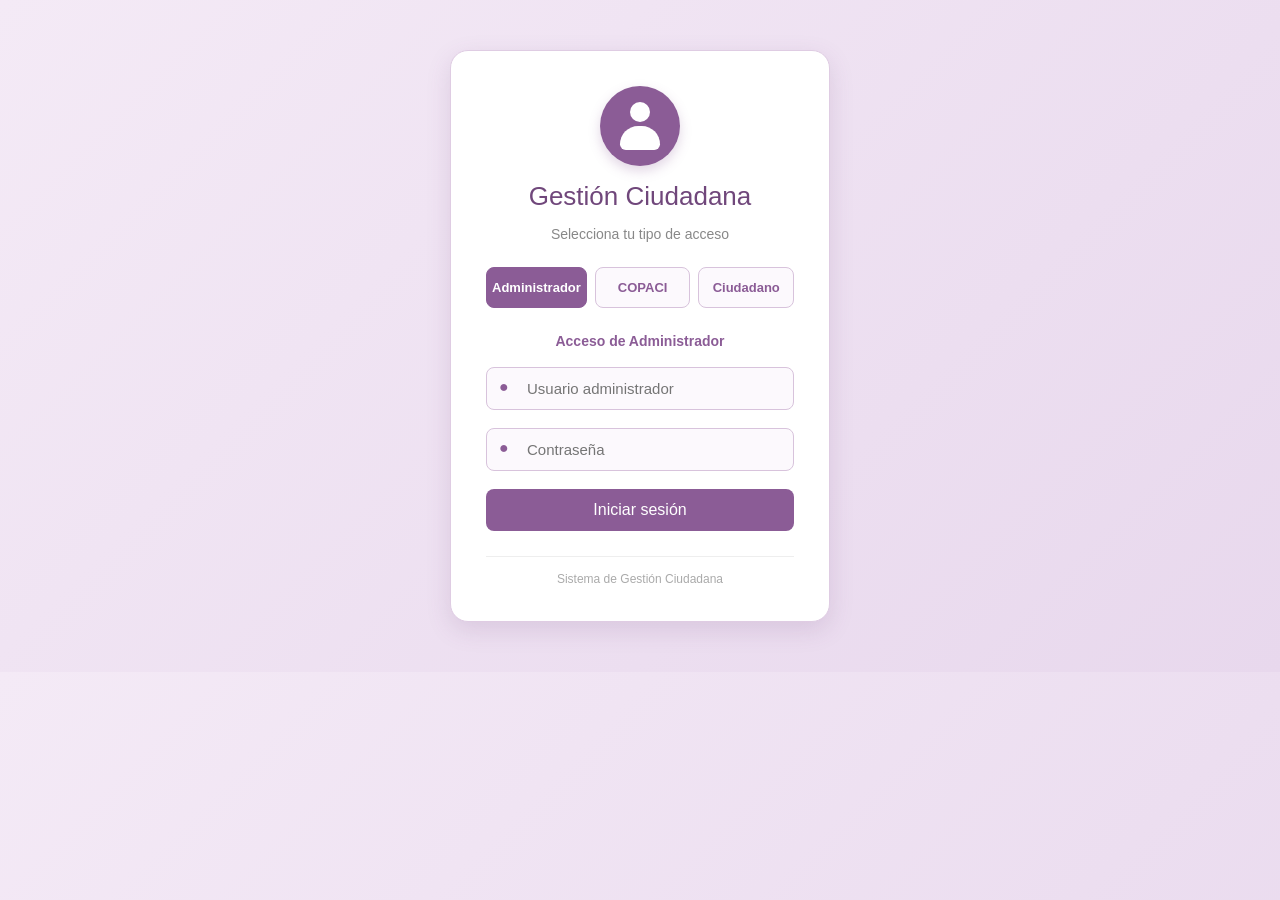
<file: index.html>
<!DOCTYPE html>
<html lang="es">

<head>

    <meta charset="UTF-8">

    <meta name="viewport"
          content="width=device-width, initial-scale=1.0">

    <title>Gestión Ciudadana</title>


    <style>

        * {
            box-sizing: border-box;
        }


        body {

            margin: 0;

            font-family: Arial, sans-serif;

            background: linear-gradient(
                135deg,
                #f4eaf6,
                #e8d8ed
            );

            color: #555;
        }


        /* ========================= */
        /* CONTENEDOR */
        /* ========================= */

        .contenedor {

            width: 380px;

            margin: 50px auto;

            padding: 35px;

            background-color: white;

            border: 1px solid #dfcce3;

            border-radius: 18px;

            text-align: center;

            box-shadow:
                0 8px 25px
                rgba(107, 68, 120, 0.15);
        }


        /* ========================= */
        /* LOGO */
        /* ========================= */

        .logo {

            width: 80px;

            height: 80px;

            margin: 0 auto 15px;

            background-color: #8b5c96;

            border-radius: 50%;

            display: flex;

            align-items: center;

            justify-content: center;

            box-shadow:
                0 5px 12px
                rgba(139, 92, 150, 0.25);
        }


        /* ========================= */
        /* MUÑEQUITO */
        /* ========================= */

        .icono-usuario {

            position: relative;

            width: 48px;

            height: 52px;
        }


        .cabeza {

            position: absolute;

            width: 20px;

            height: 20px;

            background-color: white;

            border-radius: 50%;

            top: 2px;

            left: 14px;
        }


        .cuerpo {

            position: absolute;

            width: 40px;

            height: 24px;

            background-color: white;

            border-radius:
                25px 25px 8px 8px;

            bottom: 2px;

            left: 4px;
        }


        /* ========================= */
        /* TÍTULO */
        /* ========================= */

        h1 {

            color: #70477b;

            font-size: 26px;

            margin: 8px 0;

            font-weight: normal;
        }


        .subtitulo {

            color: #888;

            font-size: 14px;

            margin-bottom: 25px;
        }


        /* ========================= */
        /* TIPOS DE USUARIO */
        /* ========================= */

        .tipos {

            display: flex;

            gap: 8px;

            margin-bottom: 25px;
        }


        .tipo {

            flex: 1;

            padding: 12px 5px;

            border: 1px solid #d8c3dc;

            border-radius: 8px;

            background-color: #fcf9fd;

            color: #8b5c96;

            font-size: 13px;

            font-weight: bold;

            cursor: pointer;

            transition: 0.2s;
        }


        .tipo:hover {

            background-color: #f1e5f4;
        }


        .tipo.activo {

            background-color: #8b5c96;

            color: white;

            border-color: #8b5c96;
        }


        /* ========================= */
        /* TIPO SELECCIONADO */
        /* ========================= */

        #tipoSeleccionado {

            color: #8b5c96;

            font-size: 14px;

            font-weight: bold;

            margin-bottom: 18px;
        }


        /* ========================= */
        /* CAMPOS */
        /* ========================= */

        .campo {

            position: relative;

            margin-bottom: 18px;
        }


        .campo span {

            position: absolute;

            left: 13px;

            top: 11px;

            color: #8b5c96;

            font-size: 16px;

            font-weight: bold;
        }


        input {

            width: 100%;

            padding:
                12px
                12px
                12px
                40px;

            border: 1px solid #d8c3dc;

            border-radius: 8px;

            font-size: 15px;

            background-color: #fcf9fd;
        }


        input:focus {

            outline: none;

            border-color: #a878b2;

            box-shadow:
                0 0 0 2px
                rgba(168, 120, 178, 0.12);
        }


        /* ========================= */
        /* BOTÓN */
        /* ========================= */

        button {

            width: 100%;

            padding: 12px;

            border: none;

            border-radius: 8px;

            background-color: #8b5c96;

            color: white;

            font-size: 16px;

            cursor: pointer;

            transition: 0.2s;
        }


        button:hover {

            background-color: #70477b;
        }


        /* ========================= */
        /* MENSAJE */
        /* ========================= */

        #mensaje {

            margin-top: 15px;

            font-size: 14px;

            font-weight: bold;
        }


        .exito {

            color: #4d8a5a;
        }


        .error {

            color: #b34b4b;
        }


        /* ========================= */
        /* REGISTRO */
        /* ========================= */

        .registro {

            margin-top: 20px;

            color: #888;

            font-size: 13px;
        }


        .registro a {

            color: #8b5c96;

            text-decoration: none;

            font-weight: bold;
        }


        .registro a:hover {

            text-decoration: underline;
        }


        /* ========================= */
        /* PIE */
        /* ========================= */

        .pie {

            margin-top: 25px;

            padding-top: 15px;

            border-top: 1px solid #eee;

            color: #aaa;

            font-size: 12px;
        }


        /* ========================= */
        /* CELULARES */
        /* ========================= */

        @media (max-width: 600px) {

            .contenedor {

                width: 88%;

                margin: 35px auto;

                padding: 28px;
            }


            .tipos {

                flex-direction: column;
            }


            h1 {

                font-size: 23px;
            }

        }

    </style>

</head>


<body>


    <div class="contenedor">


        <!-- ========================= -->
        <!-- LOGO -->
        <!-- ========================= -->

        <div class="logo">

            <div class="icono-usuario">

                <div class="cabeza"></div>

                <div class="cuerpo"></div>

            </div>

        </div>


        <!-- ========================= -->
        <!-- TÍTULO -->
        <!-- ========================= -->

        <h1>

            Gestión Ciudadana

        </h1>


        <p class="subtitulo">

            Selecciona tu tipo de acceso

        </p>


        <!-- ========================= -->
        <!-- TIPOS DE USUARIO -->
        <!-- ========================= -->

        <div class="tipos">


            <div
                class="tipo activo"
                onclick="seleccionarTipo(
                    'Administrador',
                    this
                )">

                Administrador

            </div>


            <div
                class="tipo"
                onclick="seleccionarTipo(
                    'COPACI',
                    this
                )">

                COPACI

            </div>


            <div
                class="tipo"
                onclick="seleccionarTipo(
                    'Ciudadano',
                    this
                )">

                Ciudadano

            </div>


        </div>


        <!-- ========================= -->
        <!-- TIPO SELECCIONADO -->
        <!-- ========================= -->

        <div id="tipoSeleccionado">

            Acceso de Administrador

        </div>


        <!-- ========================= -->
        <!-- FORMULARIO -->
        <!-- ========================= -->

        <form onsubmit="iniciarSesion(event)">


            <!-- USUARIO -->

            <div class="campo">

                <span>●</span>

                <input
                    type="text"
                    id="usuario"
                    placeholder="Usuario administrador"
                    required>

            </div>


            <!-- CONTRASEÑA -->

            <div class="campo">

                <span>●</span>

                <input
                    type="password"
                    id="contrasena"
                    placeholder="Contraseña"
                    required>

            </div>


            <!-- BOTÓN -->

            <button type="submit">

                Iniciar sesión

            </button>


        </form>


        <!-- ========================= -->
        <!-- MENSAJE -->
        <!-- ========================= -->

        <div id="mensaje"></div>


        <!-- ========================= -->
        <!-- REGISTRO -->
        <!-- ========================= -->

        <div
            class="registro"
            id="registro"
            style="display: none;">

            ¿No tienes una cuenta?

            <a href="#">

                Registrarse

            </a>

        </div>


        <!-- ========================= -->
        <!-- PIE -->
        <!-- ========================= -->

        <div class="pie">

            Sistema de Gestión Ciudadana

        </div>


    </div>


    <script>


        /* ============================= */
        /* TIPO ACTUAL */
        /* ============================= */

        let tipoUsuario =
            "Administrador";


        /* ============================= */
        /* CAMBIAR TIPO */
        /* ============================= */

        function seleccionarTipo(
            tipo,
            elemento
        ) {


            tipoUsuario = tipo;


            /* Quitar selección */

            const botones =
                document.querySelectorAll(
                    ".tipo"
                );


            botones.forEach(
                function(boton) {

                    boton.classList.remove(
                        "activo"
                    );

                }
            );


            /* Activar botón */

            elemento.classList.add(
                "activo"
            );


            /* Cambiar texto */

            document.getElementById(
                "tipoSeleccionado"
            ).textContent =
                "Acceso de " + tipo;


            /* Obtener elementos */

            const usuario =
                document.getElementById(
                    "usuario"
                );


            const registro =
                document.getElementById(
                    "registro"
                );


            /* ========================= */
            /* ADMINISTRADOR */
            /* ========================= */

            if (
                tipo === "Administrador"
            ) {

                usuario.placeholder =
                    "Usuario administrador";

                registro.style.display =
                    "none";

            }


            /* ========================= */
            /* COPACI */
            /* ========================= */

            else if (
                tipo === "COPACI"
            ) {

                usuario.placeholder =
                    "Usuario COPACI";

                registro.style.display =
                    "none";

            }


            /* ========================= */
            /* CIUDADANO */
            /* ========================= */

            else if (
                tipo === "Ciudadano"
            ) {

                usuario.placeholder =
                    "Usuario o correo";

                registro.style.display =
                    "block";

            }


            /* Limpiar campos */

            document.getElementById(
                "usuario"
            ).value = "";


            document.getElementById(
                "contrasena"
            ).value = "";


            /* Limpiar mensaje */

            document.getElementById(
                "mensaje"
            ).textContent = "";

        }


        /* ============================= */
        /* INICIAR SESIÓN */
        /* ============================= */

        function iniciarSesion(event) {


            event.preventDefault();


            /* Obtener datos */

            const usuario =
                document.getElementById(
                    "usuario"
                ).value.trim();


            const contrasena =
                document.getElementById(
                    "contrasena"
                ).value.trim();


            /* Variables */

            let usuarioCorrecto = "";

            let contrasenaCorrecta = "";

            let pagina = "";


            /* ========================= */
            /* ADMINISTRADOR */
            /* ========================= */

            if (
                tipoUsuario ===
                "Administrador"
            ) {

                usuarioCorrecto =
                    "admin";

                contrasenaCorrecta =
                    "123";

                pagina =
                    "admin.html";

            }


            /* ========================= */
            /* COPACI */
            /* ========================= */

            else if (
                tipoUsuario ===
                "COPACI"
            ) {

                usuarioCorrecto =
                    "copaci";

                contrasenaCorrecta =
                    "456";

                pagina =
                    "copaci.html";

            }


            /* ========================= */
            /* CIUDADANO */
            /* ========================= */

            else if (
                tipoUsuario ===
                "Ciudadano"
            ) {

                usuarioCorrecto =
                    "ciudadano";

                contrasenaCorrecta =
                    "789";

                pagina =
                    "ciudadano.html";

            }


            /* Obtener mensaje */

            const mensaje =
                document.getElementById(
                    "mensaje"
                );


            /* ========================= */
            /* COMPROBAR */
            /* ========================= */

            if (

                usuario === usuarioCorrecto &&

                contrasena === contrasenaCorrecta

            ) {


                mensaje.textContent =
                    "✓ Inicio de sesión correcto";


                mensaje.className =
                    "exito";


                /* ===================== */
                /* REDIRECCIÓN */
                /* ===================== */

                setTimeout(
                    function() {

                        window.location.href =
                            pagina;

                    },
                    300
                );


            }


            else {


                mensaje.textContent =
                    "✕ Usuario o contraseña incorrectos.";


                mensaje.className =
                    "error";

            }

        }

    </script>


</body>

</html>
</file>
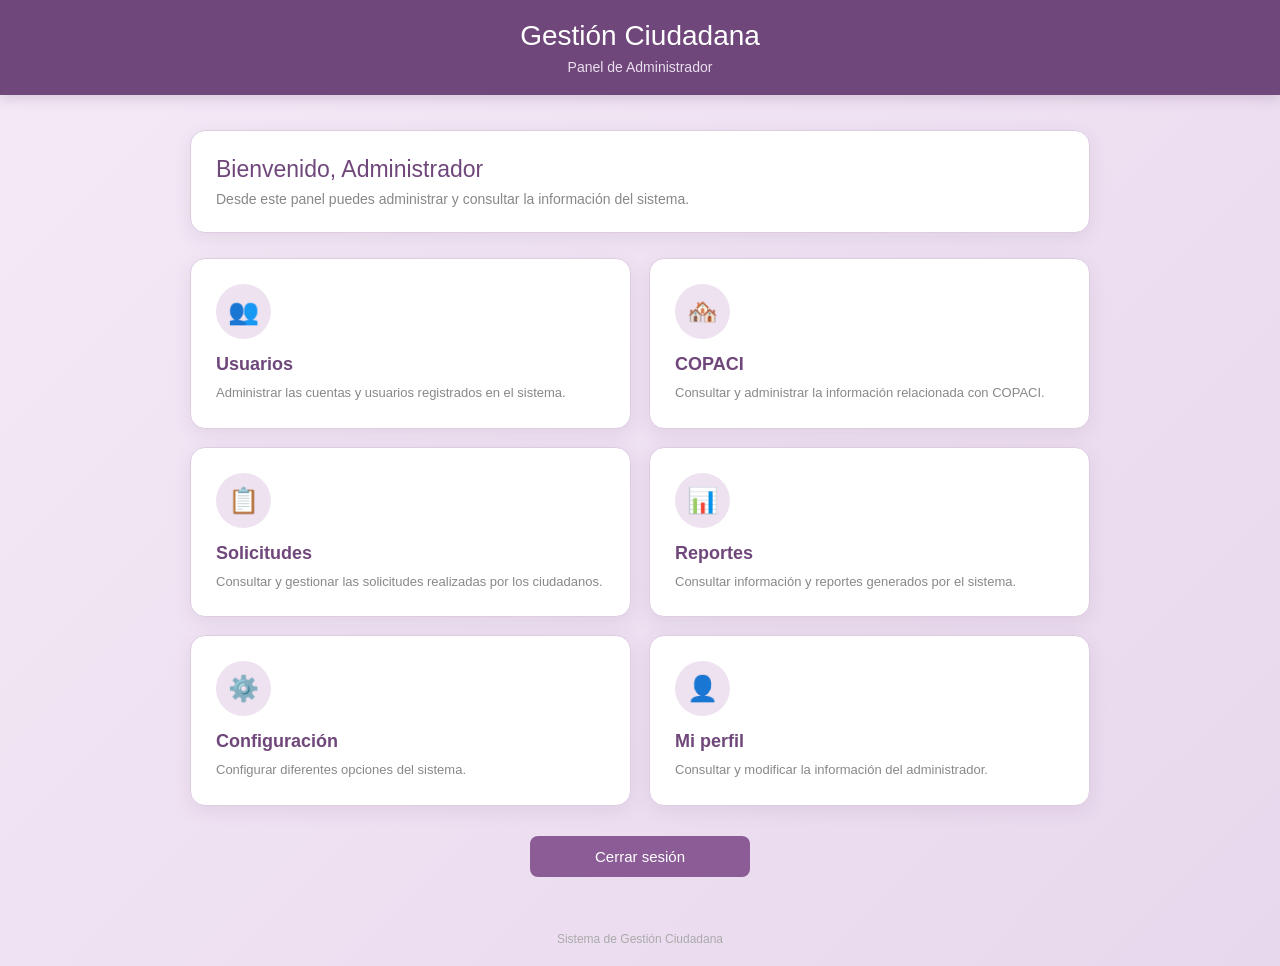
<file: admin.html>
<!DOCTYPE html>
<html lang="es">

<head>

    <meta charset="UTF-8">

    <meta name="viewport"
          content="width=device-width, initial-scale=1.0">

    <title>Panel de Administrador</title>

    <style>

        * {
            box-sizing: border-box;
        }


        body {

            margin: 0;

            font-family: Arial, sans-serif;

            background: linear-gradient(
                135deg,
                #f4eaf6,
                #e8d8ed
            );

            color: #555;

        }


        /* ========================= */
        /* ENCABEZADO */
        /* ========================= */

        header {

            background-color: #70477b;

            color: white;

            padding: 20px;

            text-align: center;

            box-shadow:
                0 4px 12px
                rgba(107, 68, 120, 0.20);

        }


        header h1 {

            margin: 0;

            font-size: 28px;

            font-weight: normal;

        }


        header p {

            margin: 7px 0 0;

            font-size: 14px;

            color: #eadfee;

        }


        /* ========================= */
        /* CONTENEDOR */
        /* ========================= */

        .contenedor {

            width: 90%;

            max-width: 900px;

            margin: 35px auto;

        }


        /* ========================= */
        /* BIENVENIDA */
        /* ========================= */

        .bienvenida {

            background-color: white;

            border: 1px solid #dfcce3;

            border-radius: 15px;

            padding: 25px;

            margin-bottom: 25px;

            box-shadow:
                0 5px 18px
                rgba(107, 68, 120, 0.10);

        }


        .bienvenida h2 {

            margin: 0 0 8px;

            color: #70477b;

            font-size: 23px;

            font-weight: normal;

        }


        .bienvenida p {

            margin: 0;

            color: #888;

            font-size: 14px;

        }


        /* ========================= */
        /* OPCIONES */
        /* ========================= */

        .opciones {

            display: grid;

            grid-template-columns:
                repeat(2, 1fr);

            gap: 18px;

        }


        .tarjeta {

            background-color: white;

            border: 1px solid #dfcce3;

            border-radius: 15px;

            padding: 25px;

            text-decoration: none;

            color: #555;

            box-shadow:
                0 5px 18px
                rgba(107, 68, 120, 0.10);

            transition: 0.2s;

        }


        .tarjeta:hover {

            transform: translateY(-3px);

            border-color: #b486bd;

            box-shadow:
                0 8px 22px
                rgba(107, 68, 120, 0.18);

        }


        .icono {

            width: 55px;

            height: 55px;

            background-color: #eee2f0;

            border-radius: 50%;

            display: flex;

            align-items: center;

            justify-content: center;

            font-size: 25px;

            margin-bottom: 15px;

        }


        .tarjeta h3 {

            margin: 0 0 8px;

            color: #70477b;

            font-size: 18px;

        }


        .tarjeta p {

            margin: 0;

            color: #888;

            font-size: 13px;

            line-height: 1.5;

        }


        /* ========================= */
        /* CERRAR SESIÓN */
        /* ========================= */

        .cerrar {

            display: block;

            width: 220px;

            margin: 30px auto;

            padding: 12px;

            background-color: #8b5c96;

            color: white;

            text-align: center;

            text-decoration: none;

            border-radius: 8px;

            font-size: 15px;

            transition: 0.2s;

        }


        .cerrar:hover {

            background-color: #70477b;

        }


        /* ========================= */
        /* PIE */
        /* ========================= */

        footer {

            text-align: center;

            padding: 20px;

            color: #aaa;

            font-size: 12px;

        }


        /* ========================= */
        /* CELULARES */
        /* ========================= */

        @media (max-width: 600px) {

            .contenedor {

                width: 88%;

                margin: 25px auto;

            }


            .opciones {

                grid-template-columns: 1fr;

            }


            header h1 {

                font-size: 24px;

            }

        }

    </style>

</head>


<body>


    <!-- ========================= -->
    <!-- ENCABEZADO -->
    <!-- ========================= -->

    <header>

        <h1>
            Gestión Ciudadana
        </h1>

        <p>
            Panel de Administrador
        </p>

    </header>


    <!-- ========================= -->
    <!-- CONTENIDO -->
    <!-- ========================= -->

    <main class="contenedor">


        <!-- BIENVENIDA -->

        <section class="bienvenida">

            <h2>
                Bienvenido, Administrador
            </h2>

            <p>
                Desde este panel puedes administrar
                y consultar la información del sistema.
            </p>

        </section>


        <!-- OPCIONES -->

        <section class="opciones">


            <!-- USUARIOS -->

            <a href="#" class="tarjeta">

                <div class="icono">
                    👥
                </div>

                <h3>
                    Usuarios
                </h3>

                <p>
                    Administrar las cuentas y usuarios
                    registrados en el sistema.
                </p>

            </a>


            <!-- COPACI -->

            <a href="#" class="tarjeta">

                <div class="icono">
                    🏘️
                </div>

                <h3>
                    COPACI
                </h3>

                <p>
                    Consultar y administrar la información
                    relacionada con COPACI.
                </p>

            </a>


            <!-- SOLICITUDES -->

            <a href="#" class="tarjeta">

                <div class="icono">
                    📋
                </div>

                <h3>
                    Solicitudes
                </h3>

                <p>
                    Consultar y gestionar las solicitudes
                    realizadas por los ciudadanos.
                </p>

            </a>


            <!-- REPORTES -->

            <a href="#" class="tarjeta">

                <div class="icono">
                    📊
                </div>

                <h3>
                    Reportes
                </h3>

                <p>
                    Consultar información y reportes
                    generados por el sistema.
                </p>

            </a>


            <!-- CONFIGURACIÓN -->

            <a href="#" class="tarjeta">

                <div class="icono">
                    ⚙️
                </div>

                <h3>
                    Configuración
                </h3>

                <p>
                    Configurar diferentes opciones
                    del sistema.
                </p>

            </a>


            <!-- PERFIL -->

            <a href="#" class="tarjeta">

                <div class="icono">
                    👤
                </div>

                <h3>
                    Mi perfil
                </h3>

                <p>
                    Consultar y modificar la información
                    del administrador.
                </p>

            </a>


        </section>


        <!-- CERRAR SESIÓN -->

        <a
            href="index.html"
            class="cerrar">

            Cerrar sesión

        </a>


    </main>


    <!-- PIE -->

    <footer>

        Sistema de Gestión Ciudadana

    </footer>


</body>

</html>
</file>
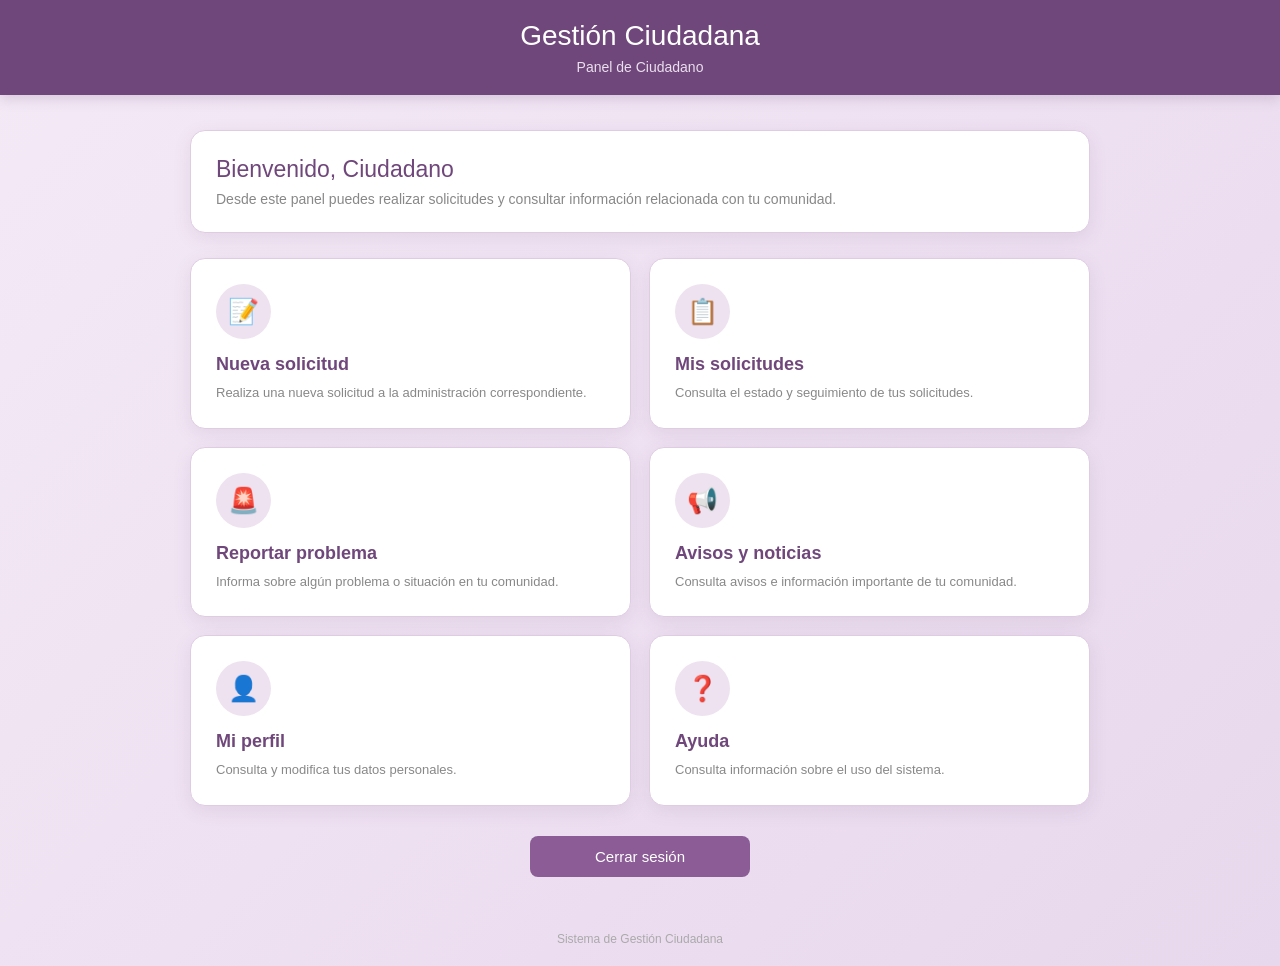
<file: ciudadano.html>
<!DOCTYPE html>
<html lang="es">

<head>

    <meta charset="UTF-8">

    <meta name="viewport"
          content="width=device-width, initial-scale=1.0">

    <title>Panel de Ciudadano</title>

    <style>

        * {
            box-sizing: border-box;
        }


        body {

            margin: 0;

            font-family: Arial, sans-serif;

            background: linear-gradient(
                135deg,
                #f4eaf6,
                #e8d8ed
            );

            color: #555;

        }


        /* ========================= */
        /* ENCABEZADO */
        /* ========================= */

        header {

            background-color: #70477b;

            color: white;

            padding: 20px;

            text-align: center;

            box-shadow:
                0 4px 12px
                rgba(107, 68, 120, 0.20);

        }


        header h1 {

            margin: 0;

            font-size: 28px;

            font-weight: normal;

        }


        header p {

            margin: 7px 0 0;

            font-size: 14px;

            color: #eadfee;

        }


        /* ========================= */
        /* CONTENEDOR */
        /* ========================= */

        .contenedor {

            width: 90%;

            max-width: 900px;

            margin: 35px auto;

        }


        /* ========================= */
        /* BIENVENIDA */
        /* ========================= */

        .bienvenida {

            background-color: white;

            border: 1px solid #dfcce3;

            border-radius: 15px;

            padding: 25px;

            margin-bottom: 25px;

            box-shadow:
                0 5px 18px
                rgba(107, 68, 120, 0.10);

        }


        .bienvenida h2 {

            margin: 0 0 8px;

            color: #70477b;

            font-size: 23px;

            font-weight: normal;

        }


        .bienvenida p {

            margin: 0;

            color: #888;

            font-size: 14px;

        }


        /* ========================= */
        /* OPCIONES */
        /* ========================= */

        .opciones {

            display: grid;

            grid-template-columns:
                repeat(2, 1fr);

            gap: 18px;

        }


        .tarjeta {

            background-color: white;

            border: 1px solid #dfcce3;

            border-radius: 15px;

            padding: 25px;

            text-decoration: none;

            color: #555;

            box-shadow:
                0 5px 18px
                rgba(107, 68, 120, 0.10);

            transition: 0.2s;

        }


        .tarjeta:hover {

            transform: translateY(-3px);

            border-color: #b486bd;

            box-shadow:
                0 8px 22px
                rgba(107, 68, 120, 0.18);

        }


        /* ========================= */
        /* ICONOS */
        /* ========================= */

        .icono {

            width: 55px;

            height: 55px;

            background-color: #eee2f0;

            border-radius: 50%;

            display: flex;

            align-items: center;

            justify-content: center;

            font-size: 25px;

            margin-bottom: 15px;

        }


        .tarjeta h3 {

            margin: 0 0 8px;

            color: #70477b;

            font-size: 18px;

        }


        .tarjeta p {

            margin: 0;

            color: #888;

            font-size: 13px;

            line-height: 1.5;

        }


        /* ========================= */
        /* CERRAR SESIÓN */
        /* ========================= */

        .cerrar {

            display: block;

            width: 220px;

            margin: 30px auto;

            padding: 12px;

            background-color: #8b5c96;

            color: white;

            text-align: center;

            text-decoration: none;

            border-radius: 8px;

            font-size: 15px;

            transition: 0.2s;

        }


        .cerrar:hover {

            background-color: #70477b;

        }


        /* ========================= */
        /* PIE */
        /* ========================= */

        footer {

            text-align: center;

            padding: 20px;

            color: #aaa;

            font-size: 12px;

        }


        /* ========================= */
        /* CELULARES */
        /* ========================= */

        @media (max-width: 600px) {

            .contenedor {

                width: 88%;

                margin: 25px auto;

            }


            .opciones {

                grid-template-columns: 1fr;

            }


            header h1 {

                font-size: 24px;

            }

        }

    </style>

</head>


<body>


    <!-- ========================= -->
    <!-- ENCABEZADO -->
    <!-- ========================= -->

    <header>

        <h1>
            Gestión Ciudadana
        </h1>

        <p>
            Panel de Ciudadano
        </p>

    </header>


    <!-- ========================= -->
    <!-- CONTENIDO -->
    <!-- ========================= -->

    <main class="contenedor">


        <!-- BIENVENIDA -->

        <section class="bienvenida">

            <h2>
                Bienvenido, Ciudadano
            </h2>

            <p>
                Desde este panel puedes realizar
                solicitudes y consultar información
                relacionada con tu comunidad.
            </p>

        </section>


        <!-- OPCIONES -->

        <section class="opciones">


            <!-- NUEVA SOLICITUD -->

            <a href="#" class="tarjeta">

                <div class="icono">
                    📝
                </div>

                <h3>
                    Nueva solicitud
                </h3>

                <p>
                    Realiza una nueva solicitud
                    a la administración correspondiente.
                </p>

            </a>


            <!-- MIS SOLICITUDES -->

            <a href="#" class="tarjeta">

                <div class="icono">
                    📋
                </div>

                <h3>
                    Mis solicitudes
                </h3>

                <p>
                    Consulta el estado y seguimiento
                    de tus solicitudes.
                </p>

            </a>


            <!-- REPORTAR PROBLEMA -->

            <a href="#" class="tarjeta">

                <div class="icono">
                    🚨
                </div>

                <h3>
                    Reportar problema
                </h3>

                <p>
                    Informa sobre algún problema
                    o situación en tu comunidad.
                </p>

            </a>


            <!-- INFORMACIÓN -->

            <a href="#" class="tarjeta">

                <div class="icono">
                    📢
                </div>

                <h3>
                    Avisos y noticias
                </h3>

                <p>
                    Consulta avisos e información
                    importante de tu comunidad.
                </p>

            </a>


            <!-- MI PERFIL -->

            <a href="#" class="tarjeta">

                <div class="icono">
                    👤
                </div>

                <h3>
                    Mi perfil
                </h3>

                <p>
                    Consulta y modifica tus datos
                    personales.
                </p>

            </a>


            <!-- AYUDA -->

            <a href="#" class="tarjeta">

                <div class="icono">
                    ❓
                </div>

                <h3>
                    Ayuda
                </h3>

                <p>
                    Consulta información sobre el uso
                    del sistema.
                </p>

            </a>


        </section>


        <!-- CERRAR SESIÓN -->

        <a
            href="index.html"
            class="cerrar">

            Cerrar sesión

        </a>


    </main>


    <!-- PIE -->

    <footer>

        Sistema de Gestión Ciudadana

    </footer>


</body>

</html>
</file>
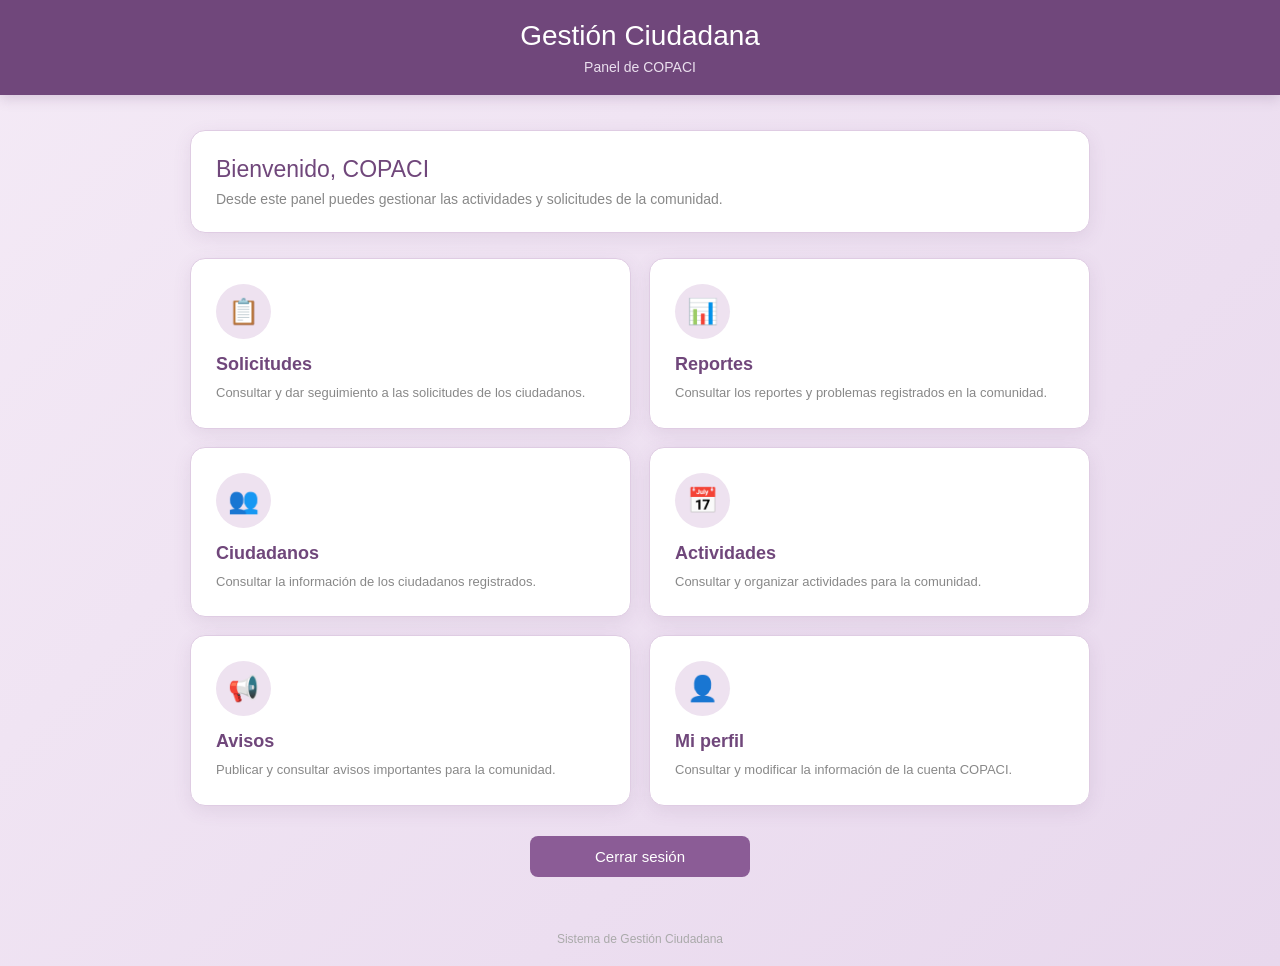
<file: copaci.html>
<!DOCTYPE html>
<html lang="es">

<head>

    <meta charset="UTF-8">

    <meta name="viewport"
          content="width=device-width, initial-scale=1.0">

    <title>Panel de COPACI</title>

    <style>

        * {
            box-sizing: border-box;
        }


        body {

            margin: 0;

            font-family: Arial, sans-serif;

            background: linear-gradient(
                135deg,
                #f4eaf6,
                #e8d8ed
            );

            color: #555;

        }


        /* ========================= */
        /* ENCABEZADO */
        /* ========================= */

        header {

            background-color: #70477b;

            color: white;

            padding: 20px;

            text-align: center;

            box-shadow:
                0 4px 12px
                rgba(107, 68, 120, 0.20);

        }


        header h1 {

            margin: 0;

            font-size: 28px;

            font-weight: normal;

        }


        header p {

            margin: 7px 0 0;

            font-size: 14px;

            color: #eadfee;

        }


        /* ========================= */
        /* CONTENEDOR */
        /* ========================= */

        .contenedor {

            width: 90%;

            max-width: 900px;

            margin: 35px auto;

        }


        /* ========================= */
        /* BIENVENIDA */
        /* ========================= */

        .bienvenida {

            background-color: white;

            border: 1px solid #dfcce3;

            border-radius: 15px;

            padding: 25px;

            margin-bottom: 25px;

            box-shadow:
                0 5px 18px
                rgba(107, 68, 120, 0.10);

        }


        .bienvenida h2 {

            margin: 0 0 8px;

            color: #70477b;

            font-size: 23px;

            font-weight: normal;

        }


        .bienvenida p {

            margin: 0;

            color: #888;

            font-size: 14px;

        }


        /* ========================= */
        /* OPCIONES */
        /* ========================= */

        .opciones {

            display: grid;

            grid-template-columns:
                repeat(2, 1fr);

            gap: 18px;

        }


        .tarjeta {

            background-color: white;

            border: 1px solid #dfcce3;

            border-radius: 15px;

            padding: 25px;

            text-decoration: none;

            color: #555;

            box-shadow:
                0 5px 18px
                rgba(107, 68, 120, 0.10);

            transition: 0.2s;

        }


        .tarjeta:hover {

            transform: translateY(-3px);

            border-color: #b486bd;

            box-shadow:
                0 8px 22px
                rgba(107, 68, 120, 0.18);

        }


        /* ========================= */
        /* ICONOS */
        /* ========================= */

        .icono {

            width: 55px;

            height: 55px;

            background-color: #eee2f0;

            border-radius: 50%;

            display: flex;

            align-items: center;

            justify-content: center;

            font-size: 25px;

            margin-bottom: 15px;

        }


        .tarjeta h3 {

            margin: 0 0 8px;

            color: #70477b;

            font-size: 18px;

        }


        .tarjeta p {

            margin: 0;

            color: #888;

            font-size: 13px;

            line-height: 1.5;

        }


        /* ========================= */
        /* CERRAR SESIÓN */
        /* ========================= */

        .cerrar {

            display: block;

            width: 220px;

            margin: 30px auto;

            padding: 12px;

            background-color: #8b5c96;

            color: white;

            text-align: center;

            text-decoration: none;

            border-radius: 8px;

            font-size: 15px;

            transition: 0.2s;

        }


        .cerrar:hover {

            background-color: #70477b;

        }


        /* ========================= */
        /* PIE */
        /* ========================= */

        footer {

            text-align: center;

            padding: 20px;

            color: #aaa;

            font-size: 12px;

        }


        /* ========================= */
        /* CELULARES */
        /* ========================= */

        @media (max-width: 600px) {

            .contenedor {

                width: 88%;

                margin: 25px auto;

            }


            .opciones {

                grid-template-columns: 1fr;

            }


            header h1 {

                font-size: 24px;

            }

        }

    </style>

</head>


<body>


    <!-- ========================= -->
    <!-- ENCABEZADO -->
    <!-- ========================= -->

    <header>

        <h1>
            Gestión Ciudadana
        </h1>

        <p>
            Panel de COPACI
        </p>

    </header>


    <!-- ========================= -->
    <!-- CONTENIDO -->
    <!-- ========================= -->

    <main class="contenedor">


        <!-- BIENVENIDA -->

        <section class="bienvenida">

            <h2>
                Bienvenido, COPACI
            </h2>

            <p>
                Desde este panel puedes gestionar
                las actividades y solicitudes de la comunidad.
            </p>

        </section>


        <!-- OPCIONES -->

        <section class="opciones">


            <!-- SOLICITUDES -->

            <a href="#" class="tarjeta">

                <div class="icono">
                    📋
                </div>

                <h3>
                    Solicitudes
                </h3>

                <p>
                    Consultar y dar seguimiento a las
                    solicitudes de los ciudadanos.
                </p>

            </a>


            <!-- REPORTES -->

            <a href="#" class="tarjeta">

                <div class="icono">
                    📊
                </div>

                <h3>
                    Reportes
                </h3>

                <p>
                    Consultar los reportes y problemas
                    registrados en la comunidad.
                </p>

            </a>


            <!-- CIUDADANOS -->

            <a href="#" class="tarjeta">

                <div class="icono">
                    👥
                </div>

                <h3>
                    Ciudadanos
                </h3>

                <p>
                    Consultar la información de los
                    ciudadanos registrados.
                </p>

            </a>


            <!-- ACTIVIDADES -->

            <a href="#" class="tarjeta">

                <div class="icono">
                    📅
                </div>

                <h3>
                    Actividades
                </h3>

                <p>
                    Consultar y organizar actividades
                    para la comunidad.
                </p>

            </a>


            <!-- AVISOS -->

            <a href="#" class="tarjeta">

                <div class="icono">
                    📢
                </div>

                <h3>
                    Avisos
                </h3>

                <p>
                    Publicar y consultar avisos
                    importantes para la comunidad.
                </p>

            </a>


            <!-- PERFIL -->

            <a href="#" class="tarjeta">

                <div class="icono">
                    👤
                </div>

                <h3>
                    Mi perfil
                </h3>

                <p>
                    Consultar y modificar la información
                    de la cuenta COPACI.
                </p>

            </a>


        </section>


        <!-- CERRAR SESIÓN -->

        <a
            href="index.html"
            class="cerrar">

            Cerrar sesión

        </a>


    </main>


    <!-- PIE -->

    <footer>

        Sistema de Gestión Ciudadana

    </footer>


</body>

</html>
</file>
